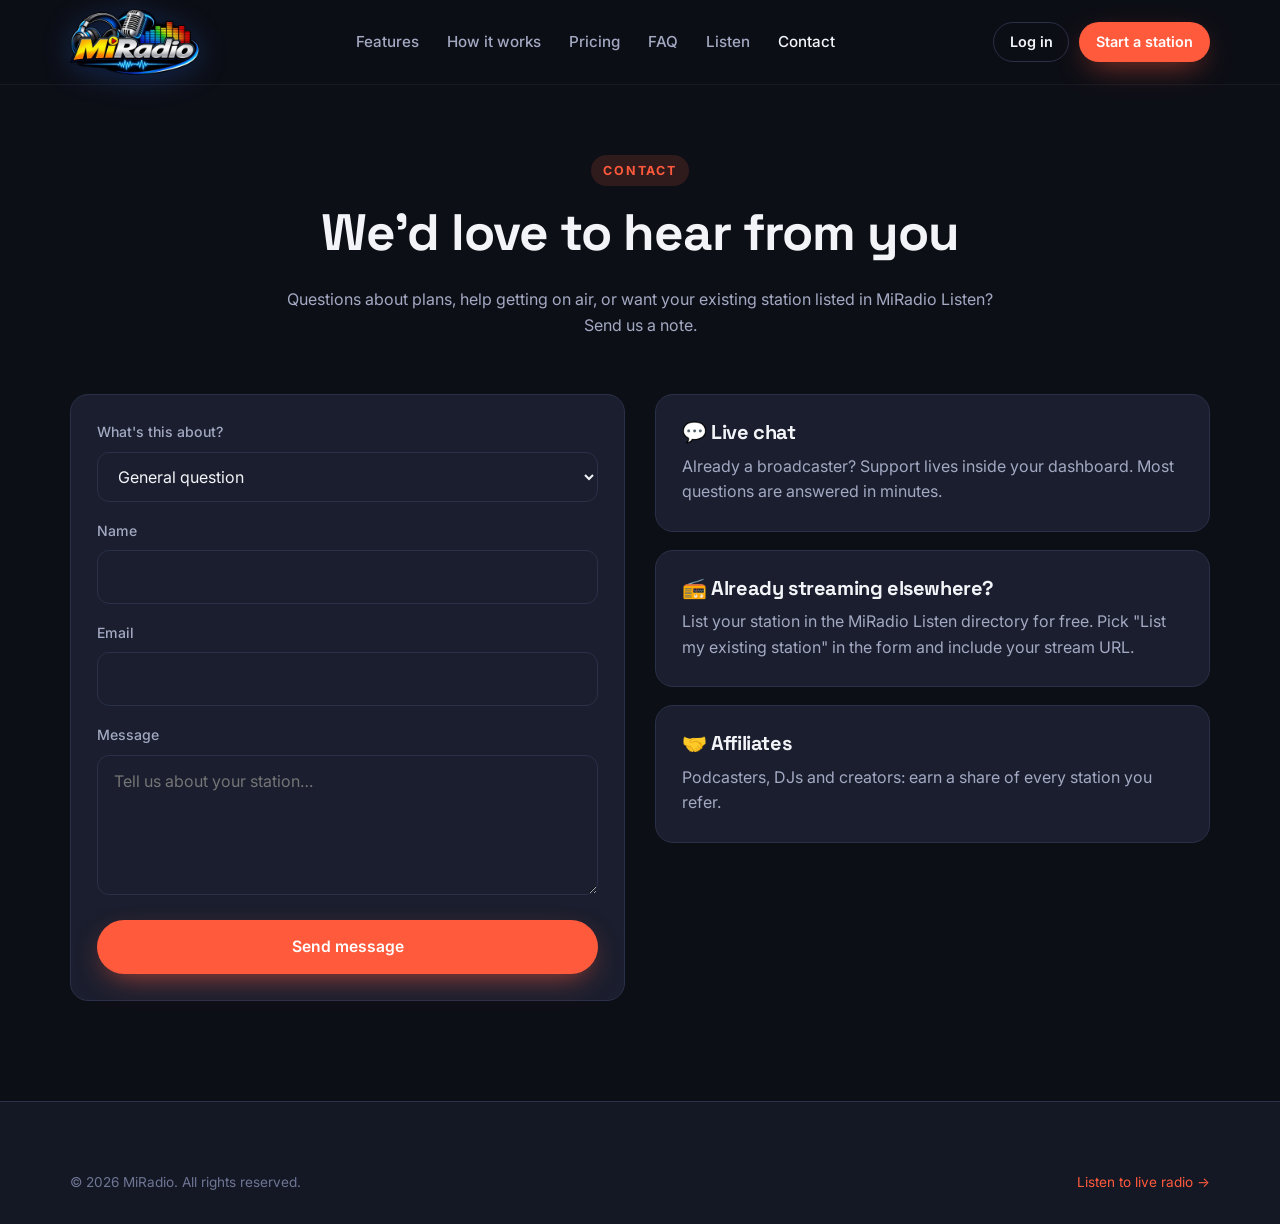
<file: contact.html>
<!DOCTYPE html>
<html lang="en">
<head>
  <meta charset="UTF-8" />
  <meta name="viewport" content="width=device-width, initial-scale=1" />
  <title>Contact MiRadio</title>
  <meta name="description" content="Get in touch with the MiRadio team, or list your existing station in the MiRadio Listen directory." />
  <link rel="icon" href="assets/favicon-48.png" type="image/png" />
  <link rel="apple-touch-icon" href="assets/apple-touch-icon.png" />
  <meta property="og:image" content="assets/miradio-logo-full.png" />
  <link rel="preconnect" href="https://fonts.googleapis.com" />
  <link rel="preconnect" href="https://fonts.gstatic.com" crossorigin />
  <link href="https://fonts.googleapis.com/css2?family=Inter:wght@400;500;600;700&family=Space+Grotesk:wght@500;700&display=swap" rel="stylesheet" />
  <link rel="stylesheet" href="css/style.css" />
</head>
<body>

<header class="site-header">
  <nav class="container nav" aria-label="Main">
    <a href="index.html" class="brand"><img src="assets/miradio-logo.webp" alt="MiRadio" width="640" height="328" /></a>
    <ul class="nav-links">
      <li><a href="index.html#features">Features</a></li>
      <li><a href="index.html#how">How it works</a></li>
      <li><a href="index.html#pricing">Pricing</a></li>
      <li><a href="index.html#faq">FAQ</a></li>
      <li><a href="listen.html">Listen</a></li>
      <li><a href="contact.html" class="active">Contact</a></li>
      <li class="mobile-only"><a href="dashboard.html">Log in</a></li>
    </ul>
    <div class="nav-cta">
      <a href="dashboard.html" class="btn btn-ghost btn-sm">Log in</a>
      <a href="index.html?start=1" class="btn btn-primary btn-sm">Start a station</a>
      <button class="menu-toggle" aria-label="Open menu" aria-expanded="false">
        <svg viewBox="0 0 24 24" fill="none" stroke="currentColor" stroke-width="2" stroke-linecap="round"><path d="M4 7h16M4 12h16M4 17h16"/></svg>
      </button>
    </div>
  </nav>
</header>

<main class="page">
  <div class="container">
    <div class="section-head">
      <span class="eyebrow">Contact</span>
      <h1 style="font-size:clamp(2rem,5vw,3.2rem)">We'd love to hear from you</h1>
      <p class="muted">Questions about plans, help getting on air, or want your existing station listed in MiRadio Listen? Send us a note.</p>
    </div>

    <div class="contact-grid">
      <form class="contact-card" id="contact-form" novalidate>
        <div class="field">
          <label for="c-topic">What's this about?</label>
          <select id="c-topic">
            <option>General question</option>
            <option>Help setting up my station</option>
            <option>List my existing station for free</option>
            <option>Billing</option>
            <option>Partnerships & affiliates</option>
          </select>
        </div>
        <div class="field">
          <label for="c-name">Name</label>
          <input id="c-name" type="text" autocomplete="name" required />
        </div>
        <div class="field">
          <label for="c-email">Email</label>
          <input id="c-email" type="email" autocomplete="email" required />
          <div class="error-text" id="c-err">Please enter your name, a valid email and a message.</div>
        </div>
        <div class="field">
          <label for="c-msg">Message</label>
          <textarea id="c-msg" required placeholder="Tell us about your station…"></textarea>
        </div>
        <input type="text" name="_honey" tabindex="-1" autocomplete="off" aria-hidden="true" style="position:absolute;left:-9999px;width:1px;height:1px" />
        <button class="btn btn-primary" type="submit" style="width:100%">Send message</button>
      </form>

      <div style="display:grid;gap:18px;align-content:start">
        <div class="contact-card">
          <h3>💬 Live chat</h3>
          <p class="muted" style="margin:0">Already a broadcaster? Support lives inside your dashboard. Most questions are answered in minutes.</p>
        </div>
        <div class="contact-card">
          <h3>📻 Already streaming elsewhere?</h3>
          <p class="muted" style="margin:0">List your station in the MiRadio Listen directory for free. Pick "List my existing station" in the form and include your stream URL.</p>
        </div>
        <div class="contact-card">
          <h3>🤝 Affiliates</h3>
          <p class="muted" style="margin:0">Podcasters, DJs and creators: earn a share of every station you refer.</p>
        </div>
      </div>
    </div>
  </div>
</main>

<footer class="site-footer">
  <div class="container">
    <div class="footer-bottom" style="margin-top:0;border:0;padding-top:0">
      <span>© <span class="year">2026</span> MiRadio. All rights reserved.</span>
      <span><a href="listen.html" class="accent">Listen to live radio →</a></span>
    </div>
  </div>
</footer>

<script src="js/main.js"></script>
<script>
  document.getElementById("contact-form").addEventListener("submit", function (e) {
    e.preventDefault();
    var form = this;
    var name = document.getElementById("c-name").value.trim();
    var email = document.getElementById("c-email").value.trim();
    var msg = document.getElementById("c-msg").value.trim();
    var topic = document.getElementById("c-topic").value;
    var err = document.getElementById("c-err");
    var ok = name && /^[^\s@]+@[^\s@]+\.[^\s@]+$/.test(email) && msg;
    err.textContent = "Please enter your name, a valid email and a message.";
    err.classList.toggle("show", !ok);
    if (!ok) return;
    if (form.querySelector('[name="_honey"]').value) return; // spam bot

    var btn = form.querySelector('button[type="submit"]');
    btn.disabled = true;
    btn.textContent = "Sending…";

    miSendForm({
      _subject: "MiRadio contact: " + topic,
      _replyto: email,
      Topic: topic,
      Name: name,
      Email: email,
      Message: msg
    })
      .then(function () {
        form.reset();
        miToast("Thanks " + name + "! Your message was sent. We'll reply soon.");
      })
      .catch(function () {
        err.textContent = "Sorry, your message couldn't be sent. Please try again in a moment.";
        err.classList.add("show");
      })
      .finally(function () {
        btn.disabled = false;
        btn.textContent = "Send message";
      });
  });
</script>
</body>
</html>
</file>
<file: css/style.css>
/* ==========================================================
   MiRadio — global styles
   ========================================================== */
:root {
  --bg: #0d0f17;
  --bg-2: #141724;
  --card: #1a1e2e;
  --card-2: #20253a;
  --line: #2a3048;
  --text: #f3f4f8;
  --muted: #a3a9c2;
  --dim: #6f7694;
  --accent: #ff5a3c;
  --accent-2: #ffb547;
  --accent-soft: rgba(255, 90, 60, 0.14);
  --green: #3ddc97;
  --radius: 18px;
  --radius-sm: 12px;
  --shadow: 0 20px 50px -20px rgba(0, 0, 0, 0.6);
  --max: 1180px;
  --font: "Inter", system-ui, -apple-system, "Segoe UI", Roboto, sans-serif;
  --display: "Space Grotesk", var(--font);
}

* { box-sizing: border-box; }
[hidden] { display: none !important; }
html { scroll-behavior: smooth; }
body {
  margin: 0;
  background: var(--bg);
  color: var(--text);
  font-family: var(--font);
  font-size: 16px;
  line-height: 1.6;
  -webkit-font-smoothing: antialiased;
  overflow-x: hidden;
}
img { max-width: 100%; display: block; }
a { color: inherit; text-decoration: none; }
button { font: inherit; cursor: pointer; }
h1, h2, h3, h4 { font-family: var(--display); line-height: 1.12; margin: 0 0 .5em; letter-spacing: -0.02em; }
h1 { font-size: clamp(2.4rem, 6vw, 4.4rem); }
h2 { font-size: clamp(1.9rem, 4vw, 3rem); }
h3 { font-size: 1.25rem; }
p { margin: 0 0 1em; }
.container { width: 100%; max-width: var(--max); margin: 0 auto; padding: 0 20px; }
.muted { color: var(--muted); }
.accent { color: var(--accent); }
.grad {
  background: linear-gradient(90deg, var(--accent), var(--accent-2));
  -webkit-background-clip: text; background-clip: text; color: transparent;
}
.sr-only { position: absolute; width: 1px; height: 1px; overflow: hidden; clip: rect(0 0 0 0); white-space: nowrap; }

/* ---------- Buttons ---------- */
.btn {
  display: inline-flex; align-items: center; justify-content: center; gap: .5em;
  padding: .85em 1.5em; border-radius: 999px; border: 1px solid transparent;
  font-weight: 600; font-size: .98rem; transition: transform .15s, background .2s, border-color .2s, box-shadow .2s;
  white-space: nowrap;
}
.btn:hover { transform: translateY(-1px); }
.btn-primary { background: var(--accent); color: #fff; box-shadow: 0 10px 30px -10px rgba(255, 90, 60, .7); }
.btn-primary:hover { background: #ff6d52; }
.btn-ghost { border-color: var(--line); color: var(--text); background: transparent; }
.btn-ghost:hover { border-color: var(--muted); }
.btn-sm { padding: .55em 1.1em; font-size: .9rem; }
.btn-lg { padding: 1em 1.9em; font-size: 1.05rem; }

/* ---------- Header ---------- */
.site-header {
  position: sticky; top: 0; z-index: 50;
  background: rgba(13, 15, 23, .78); backdrop-filter: blur(14px);
  border-bottom: 1px solid rgba(255,255,255,.05);
}
.nav { display: flex; align-items: center; justify-content: space-between; height: 84px; gap: 20px; }
.brand { display: flex; align-items: center; gap: 10px; font-family: var(--display); font-weight: 700; font-size: 1.35rem; }
.brand img { height: 66px; width: auto; filter: drop-shadow(0 4px 14px rgba(40, 120, 255, .25)); }
.site-footer .brand img { height: 110px; }
@media (max-width: 520px) { .brand img { height: 54px; } }
.brand span b { color: var(--accent); font-weight: 700; }
.nav-links { display: flex; gap: 28px; list-style: none; margin: 0; padding: 0; }
.nav-links a { color: var(--muted); font-weight: 500; font-size: .95rem; transition: color .2s; }
.nav-links a:hover, .nav-links a.active { color: var(--text); }
.nav-links .mobile-only { display: none; }
.nav-cta { display: flex; gap: 10px; align-items: center; }
.menu-toggle { display: none; background: none; border: 0; color: var(--text); padding: 8px; }
.menu-toggle svg { width: 26px; height: 26px; }

@media (max-width: 920px) {
  .nav-links {
    position: fixed; inset: 84px 0 auto 0; flex-direction: column; gap: 0;
    background: var(--bg-2); border-bottom: 1px solid var(--line);
    transform: translateY(calc(-100% - 100px)); visibility: hidden; transition: transform .3s, visibility .3s; padding: 8px 20px 20px;
  }
  .nav-links.open { transform: translateY(0); visibility: visible; }
  .nav-links a { display: block; padding: 14px 0; border-bottom: 1px solid var(--line); }
  .menu-toggle { display: block; }
  .nav-cta .btn-ghost:not(#signout) { display: none; }
  .nav-links .mobile-only { display: block; }
}

/* ---------- Sections ---------- */
section { padding: 100px 0; position: relative; }
.section-head { text-align: center; max-width: 720px; margin: 0 auto 56px; }
.eyebrow {
  display: inline-block; font-size: .78rem; font-weight: 700; letter-spacing: .14em; text-transform: uppercase;
  color: var(--accent); background: var(--accent-soft); padding: .45em 1em; border-radius: 999px; margin-bottom: 18px;
}

/* ---------- Hero ---------- */
.hero { padding: 80px 0 90px; overflow: hidden; }
.hero::before {
  content: ""; position: absolute; width: 800px; height: 800px; right: -250px; top: -300px;
  background: radial-gradient(circle, rgba(255, 90, 60, .22), transparent 60%); pointer-events: none;
}
.hero::after {
  content: ""; position: absolute; width: 600px; height: 600px; left: -250px; bottom: -300px;
  background: radial-gradient(circle, rgba(255, 181, 71, .12), transparent 60%); pointer-events: none;
}
.hero-grid { display: grid; grid-template-columns: 1.1fr .9fr; gap: 60px; align-items: center; position: relative; z-index: 1; }
.trust { display: inline-flex; align-items: center; gap: 10px; color: var(--muted); font-size: .9rem; margin-bottom: 22px; }
.trust .dots { display: flex; }
.trust .dots span {
  width: 26px; height: 26px; border-radius: 50%; border: 2px solid var(--bg); margin-left: -8px;
  display: grid; place-items: center; font-size: .7rem; font-weight: 700; color: #fff;
}
.trust .dots span:first-child { margin-left: 0; }
.hero p.lead { font-size: 1.18rem; color: var(--muted); max-width: 560px; margin-bottom: 30px; }
.start-form {
  display: flex; gap: 8px; background: var(--card); border: 1px solid var(--line);
  padding: 8px; border-radius: 999px; max-width: 520px;
}
.start-form input {
  flex: 1; min-width: 0; background: transparent; border: 0; color: var(--text); font: inherit;
  padding: 0 18px; outline: none;
}
.start-form input::placeholder { color: var(--dim); }
.hero-notes { display: flex; flex-wrap: wrap; gap: 8px 22px; margin-top: 18px; color: var(--dim); font-size: .88rem; }
.hero-notes span::before { content: "✓ "; color: var(--green); font-weight: 700; }

/* Phone mock */
.phone {
  width: 300px; margin: 0 auto; aspect-ratio: 9 / 18.5; border-radius: 44px; padding: 14px;
  background: linear-gradient(160deg, #2b3148, #12141e); box-shadow: var(--shadow), inset 0 0 0 2px #39405c;
  position: relative;
}
.phone-screen {
  height: 100%; border-radius: 32px; overflow: hidden; position: relative;
  background: radial-gradient(120% 70% at 50% 0%, #3a1c22 0%, #141724 60%);
  display: flex; flex-direction: column; align-items: center; padding: 46px 22px 26px; text-align: center;
}
.phone-notch { position: absolute; top: 12px; left: 50%; transform: translateX(-50%); width: 90px; height: 24px; background: #000; border-radius: 20px; }
.onair {
  display: inline-flex; align-items: center; gap: 8px; font-weight: 800; letter-spacing: .14em; font-size: .75rem;
  background: var(--accent); color: #fff; padding: .45em 1em; border-radius: 999px;
}
.onair::before { content: ""; width: 8px; height: 8px; border-radius: 50%; background: #fff; animation: blink 1.2s infinite; }
@keyframes blink { 50% { opacity: .2; } }
.phone .art {
  width: 170px; height: 170px; border-radius: 26px; margin: 26px 0 18px; overflow: hidden;
  background: linear-gradient(135deg, var(--accent), var(--accent-2)); display: grid; place-items: center;
  box-shadow: 0 20px 40px -10px rgba(255, 90, 60, .5);
}
.phone .art img { width: 100%; height: 100%; object-fit: cover; background: #fff; }
.phone .art svg { width: 70px; height: 70px; color: #fff; }
.phone .st-name { font-family: var(--display); font-weight: 700; font-size: 1.2rem; margin-bottom: 2px; max-width: 100%; overflow: hidden; text-overflow: ellipsis; white-space: nowrap; }
.phone .st-meta { color: var(--muted); font-size: .85rem; margin-bottom: 18px; max-width: 100%; overflow: hidden; text-overflow: ellipsis; white-space: nowrap; }
.eq { display: flex; gap: 4px; height: 36px; align-items: flex-end; margin-bottom: 22px; }
.eq i { width: 5px; background: var(--accent-2); border-radius: 3px; height: 20%; transition: height .2s; }
.playing .eq i { animation: eq 0.9s ease-in-out infinite; }
.eq i:nth-child(2n) { animation-delay: -.3s !important; }
.eq i:nth-child(3n) { animation-delay: -.6s !important; animation-duration: 1.1s !important; }
@keyframes eq { 0%,100% { height: 15%; } 50% { height: 100%; } }
.big-play {
  width: 72px; height: 72px; border-radius: 50%; background: #fff; color: var(--bg); border: 0;
  display: grid; place-items: center; box-shadow: 0 10px 30px -5px rgba(255,255,255,.3); transition: transform .15s;
}
.big-play:hover { transform: scale(1.06); }
.big-play svg { width: 30px; height: 30px; }
.phone .hint { margin-top: 14px; font-size: .8rem; color: var(--dim); }
.listener-pop {
  position: absolute; right: -30px; top: 110px; background: var(--card); border: 1px solid var(--line);
  border-radius: 14px; padding: 10px 14px; font-size: .82rem; box-shadow: var(--shadow); display: flex; gap: 10px; align-items: center;
  animation: float 4s ease-in-out infinite;
}
.listener-pop.two { left: -40px; right: auto; top: auto; bottom: 120px; animation-delay: -2s; }
.listener-pop b { display: block; font-size: .9rem; }
.listener-pop .ic { width: 32px; height: 32px; border-radius: 10px; display: grid; place-items: center; background: var(--accent-soft); color: var(--accent); }
@keyframes float { 50% { transform: translateY(-10px); } }

@media (max-width: 920px) {
  .hero-grid { grid-template-columns: 1fr; }
  .listener-pop { right: 0; }
  .listener-pop.two { left: 0; }
}
@media (max-width: 520px) {
  .start-form { flex-direction: column; border-radius: 20px; }
  .start-form input { padding: 12px 14px; }
  .phone { width: 260px; }
}

/* ---------- Logos strip ---------- */
.strip { padding: 34px 0; border-top: 1px solid var(--line); border-bottom: 1px solid var(--line); background: var(--bg-2); }
.strip-inner { display: flex; flex-wrap: wrap; justify-content: space-around; gap: 20px 40px; color: var(--dim); font-family: var(--display); font-weight: 700; font-size: 1.1rem; letter-spacing: .02em; }

/* ---------- Problem / solution ---------- */
.compare { display: grid; gap: 14px; max-width: 900px; margin: 0 auto; }
.compare-row { display: grid; grid-template-columns: 1fr auto 1fr; gap: 16px; align-items: center; }
.compare-row > div { padding: 20px 22px; border-radius: var(--radius-sm); font-weight: 500; }
.old { background: var(--card); color: var(--muted); text-decoration: line-through; text-decoration-color: rgba(255,90,60,.6); }
.new { background: linear-gradient(135deg, rgba(255,90,60,.16), rgba(255,181,71,.08)); border: 1px solid rgba(255,90,60,.35); }
.compare-row .arrow { color: var(--accent); font-size: 1.4rem; }
@media (max-width: 720px) {
  .compare-row { grid-template-columns: 1fr; }
  .compare-row .arrow { transform: rotate(90deg); justify-self: center; }
}

/* ---------- Steps ---------- */
.steps { display: grid; grid-template-columns: repeat(3, 1fr); gap: 22px; }
.step { background: var(--card); border: 1px solid var(--line); border-radius: var(--radius); padding: 32px 28px; position: relative; }
.step .num {
  font-family: var(--display); font-size: 3.4rem; font-weight: 700; line-height: 1;
  background: linear-gradient(180deg, var(--accent), transparent); -webkit-background-clip: text; background-clip: text; color: transparent;
}
.step .time { position: absolute; top: 28px; right: 26px; font-size: .78rem; color: var(--accent-2); background: rgba(255,181,71,.1); padding: .3em .8em; border-radius: 999px; font-weight: 600; }
.step p { color: var(--muted); margin: 0; }
@media (max-width: 860px) { .steps { grid-template-columns: 1fr; } }

/* ---------- Split feature ---------- */
.split { display: grid; grid-template-columns: 1fr 1fr; gap: 60px; align-items: center; }
.split.rev .split-media { order: -1; }
.checklist { list-style: none; padding: 0; margin: 0 0 26px; display: grid; gap: 12px; }
.checklist li { display: flex; gap: 12px; color: var(--muted); }
.checklist li::before {
  content: "✓"; flex: none; width: 24px; height: 24px; border-radius: 50%; display: grid; place-items: center;
  background: rgba(61, 220, 151, .14); color: var(--green); font-weight: 700; font-size: .8rem; margin-top: 2px;
}
.store-btns { display: flex; gap: 12px; flex-wrap: wrap; }
.store {
  display: inline-flex; align-items: center; gap: 10px; background: #000; border: 1px solid #333; border-radius: 12px;
  padding: 8px 16px; line-height: 1.15; font-size: .7rem; color: #ccc;
}
.store b { display: block; font-size: 1.02rem; color: #fff; font-weight: 600; }
.store svg { width: 24px; height: 24px; fill: #fff; }
.panel {
  background: var(--card); border: 1px solid var(--line); border-radius: 24px; padding: 28px; box-shadow: var(--shadow);
}
.notif { display: flex; gap: 14px; align-items: center; padding: 14px; border-radius: 14px; background: var(--card-2); margin-bottom: 12px; }
.notif:last-child { margin-bottom: 0; }
.notif .ic { width: 42px; height: 42px; border-radius: 12px; display: grid; place-items: center; font-size: 1.2rem; flex: none; }
.notif small { color: var(--dim); display: block; }
.gear-tags { display: flex; flex-wrap: wrap; gap: 8px; }
.gear-tags span { background: var(--card-2); border: 1px solid var(--line); padding: .45em 1em; border-radius: 999px; font-size: .88rem; color: var(--muted); }
.console {
  font-family: ui-monospace, "SF Mono", Menlo, monospace; font-size: .86rem; background: #090b11; border-radius: 14px; padding: 18px; color: #c9d1e8; overflow-x: auto;
}
.console .k { color: var(--accent-2); }
.console .c { color: var(--dim); }
@media (max-width: 920px) { .split { grid-template-columns: 1fr; gap: 40px; } .split.rev .split-media { order: 0; } }

/* ---------- Stats ---------- */
.stats { display: grid; grid-template-columns: repeat(3, 1fr); gap: 20px; margin-top: 40px; }
.stat { text-align: center; padding: 26px; background: var(--card); border-radius: var(--radius); border: 1px solid var(--line); }
.stat b { display: block; font-family: var(--display); font-size: 2.4rem; }
.stat span { color: var(--muted); font-size: .92rem; }
@media (max-width: 600px) { .stats { grid-template-columns: 1fr; } }

/* ---------- Directory teaser ---------- */
.search-bar {
  display: flex; gap: 8px; max-width: 640px; margin: 0 auto 26px; background: var(--card); border: 1px solid var(--line); border-radius: 999px; padding: 8px;
}
.search-bar input { flex: 1; min-width: 0; background: transparent; border: 0; color: var(--text); font: inherit; padding: 0 18px; outline: none; }
.chips { display: flex; flex-wrap: wrap; justify-content: center; gap: 10px; }
.chip {
  background: var(--card); border: 1px solid var(--line); color: var(--muted); padding: .5em 1.15em; border-radius: 999px; font-size: .92rem; transition: all .2s;
}
.chip:hover, .chip.active { border-color: var(--accent); color: var(--text); background: var(--accent-soft); }

/* ---------- Pricing ---------- */
.billing-toggle { display: inline-flex; background: var(--card); border: 1px solid var(--line); border-radius: 999px; padding: 5px; margin-top: 10px; }
.billing-toggle button { background: transparent; border: 0; color: var(--muted); padding: .5em 1.2em; border-radius: 999px; font-weight: 600; font-size: .9rem; }
.billing-toggle button.on { background: var(--text); color: var(--bg); }
.billing-toggle small { color: var(--green); }
.plans { display: grid; grid-template-columns: repeat(4, 1fr); gap: 18px; align-items: stretch; }
.plan { background: var(--card); border: 1px solid var(--line); border-radius: var(--radius); padding: 30px 26px; display: flex; flex-direction: column; position: relative; }
.plan.featured { border-color: var(--accent); background: linear-gradient(180deg, rgba(255,90,60,.12), var(--card) 40%); }
.plan .badge { position: absolute; top: -12px; left: 26px; background: var(--accent); color: #fff; font-size: .72rem; font-weight: 700; padding: .35em .9em; border-radius: 999px; letter-spacing: .06em; text-transform: uppercase; }
.plan h3 { margin-bottom: 4px; }
.plan .desc { color: var(--muted); font-size: .9rem; min-height: 44px; }
.price { font-family: var(--display); font-size: 2.8rem; font-weight: 700; margin: 10px 0 2px; }
.price small { font-size: 1rem; color: var(--muted); font-weight: 500; }
.plan .per { color: var(--dim); font-size: .82rem; margin-bottom: 20px; }
.plan ul { list-style: none; padding: 0; margin: 0 0 26px; display: grid; gap: 10px; font-size: .92rem; color: var(--muted); flex: 1; }
.plan ul li::before { content: "✓  "; color: var(--green); font-weight: 700; }
.plan .btn { width: 100%; }
.price-note { text-align: center; color: var(--dim); margin-top: 26px; font-size: .9rem; }
@media (max-width: 1060px) { .plans { grid-template-columns: repeat(2, 1fr); } }
@media (max-width: 600px) { .plans { grid-template-columns: 1fr; } }

/* ---------- Features grid ---------- */
.features { display: grid; grid-template-columns: repeat(3, 1fr); gap: 18px; }
.feature { background: var(--card); border: 1px solid var(--line); border-radius: var(--radius); padding: 26px; transition: transform .2s, border-color .2s; }
.feature:hover { transform: translateY(-3px); border-color: rgba(255,90,60,.5); }
.feature .ic { width: 46px; height: 46px; border-radius: 13px; background: var(--accent-soft); color: var(--accent); display: grid; place-items: center; margin-bottom: 16px; }
.feature .ic svg { width: 22px; height: 22px; }
.feature p { color: var(--muted); font-size: .94rem; margin-bottom: 14px; }
.tier { font-size: .75rem; font-weight: 600; color: var(--accent-2); }
@media (max-width: 900px) { .features { grid-template-columns: repeat(2, 1fr); } }
@media (max-width: 600px) { .features { grid-template-columns: 1fr; } }

/* ---------- FAQ ---------- */
.faq { max-width: 820px; margin: 0 auto; display: grid; gap: 12px; }
.faq details { background: var(--card); border: 1px solid var(--line); border-radius: var(--radius-sm); padding: 0 24px; transition: border-color .2s; }
.faq details[open] { border-color: rgba(255,90,60,.45); }
.faq summary { cursor: pointer; list-style: none; padding: 20px 0; font-weight: 600; display: flex; justify-content: space-between; gap: 20px; }
.faq summary::-webkit-details-marker { display: none; }
.faq summary::after { content: "+"; font-size: 1.4rem; color: var(--accent); line-height: 1; transition: transform .2s; }
.faq details[open] summary::after { transform: rotate(45deg); }
.faq details p { color: var(--muted); padding-bottom: 20px; margin: 0; }

/* ---------- CTA ---------- */
.cta-box {
  border-radius: 28px; padding: 70px 40px; text-align: center; position: relative; overflow: hidden;
  background: linear-gradient(135deg, #ff5a3c 0%, #ff7a3c 45%, #ffb547 100%); color: #fff;
}
.cta-box h2 { color: #fff; }
.cta-box p { color: rgba(255,255,255,.9); max-width: 560px; margin: 0 auto 26px; font-size: 1.1rem; }
.cta-box .btn-primary { background: #fff; color: var(--accent); box-shadow: none; }
.cta-box .btn-primary:hover { background: #fff3ef; }
.cta-list { display: flex; flex-wrap: wrap; justify-content: center; gap: 8px 22px; margin-top: 26px; font-size: .92rem; }
.cta-list span::before { content: "✓ "; font-weight: 700; }

/* ---------- Footer ---------- */
.site-footer { border-top: 1px solid var(--line); padding: 70px 0 30px; background: var(--bg-2); margin-top: 40px; }
.footer-grid { display: grid; grid-template-columns: 1.5fr repeat(4, 1fr); gap: 30px; }
.footer-grid h4 { font-size: .85rem; text-transform: uppercase; letter-spacing: .1em; color: var(--dim); margin-bottom: 16px; font-family: var(--font); }
.footer-grid ul { list-style: none; padding: 0; margin: 0; display: grid; gap: 10px; }
.footer-grid a { color: var(--muted); font-size: .92rem; }
.footer-grid a:hover { color: var(--text); }
.footer-about p { color: var(--muted); font-size: .92rem; max-width: 320px; margin-top: 14px; }
.footer-bottom { display: flex; justify-content: space-between; flex-wrap: wrap; gap: 10px; margin-top: 50px; padding-top: 24px; border-top: 1px solid var(--line); color: var(--dim); font-size: .85rem; }
@media (max-width: 900px) { .footer-grid { grid-template-columns: 1fr 1fr; } .footer-about { grid-column: 1 / -1; } }

/* ---------- Modal (sign-up wizard) ---------- */
.modal { position: fixed; inset: 0; z-index: 100; display: none; align-items: center; justify-content: center; padding: 20px; background: rgba(5, 6, 10, .75); backdrop-filter: blur(6px); }
.modal.open { display: flex; }
.modal-card { width: 100%; max-width: 500px; background: var(--bg-2); border: 1px solid var(--line); border-radius: 24px; padding: 34px; position: relative; max-height: 92vh; overflow-y: auto; animation: pop .25s ease; }
@keyframes pop { from { transform: scale(.96); opacity: 0; } }
.modal-close { position: absolute; top: 16px; right: 16px; background: var(--card); border: 0; color: var(--muted); width: 36px; height: 36px; border-radius: 50%; font-size: 1.2rem; }
.progress { display: flex; gap: 6px; margin-bottom: 26px; }
.progress i { flex: 1; height: 4px; border-radius: 4px; background: var(--line); }
.progress i.on { background: var(--accent); }
.field { margin-bottom: 18px; }
.field label { display: block; font-size: .88rem; color: var(--muted); margin-bottom: 8px; font-weight: 500; }
.field input, .field select {
  width: 100%; background: var(--card); border: 1px solid var(--line); color: var(--text); font: inherit;
  padding: 13px 16px; border-radius: var(--radius-sm); outline: none; transition: border-color .2s;
}
.field input:focus, .field select:focus { border-color: var(--accent); }
.genre-pick { display: grid; grid-template-columns: repeat(3, 1fr); gap: 8px; }
.genre-pick button { background: var(--card); border: 1px solid var(--line); color: var(--muted); padding: 12px 6px; border-radius: 12px; font-size: .88rem; }
.genre-pick button.on { border-color: var(--accent); background: var(--accent-soft); color: var(--text); }
.plan-pick { display: grid; gap: 10px; }
.plan-pick label { display: flex; justify-content: space-between; align-items: center; gap: 10px; background: var(--card); border: 1px solid var(--line); padding: 14px 16px; border-radius: 12px; cursor: pointer; }
.plan-pick input { accent-color: var(--accent); margin-right: 10px; }
.plan-pick label:has(input:checked) { border-color: var(--accent); background: var(--accent-soft); }
.wizard-actions { display: flex; justify-content: space-between; gap: 10px; margin-top: 24px; }
.success { text-align: center; }
.success .big { font-size: 3rem; margin-bottom: 10px; }
.station-preview { background: var(--card); border: 1px solid var(--line); border-radius: 16px; padding: 18px; margin: 20px 0; display: flex; gap: 14px; align-items: center; text-align: left; }
.station-preview .logo { width: 60px; height: 60px; border-radius: 14px; background: linear-gradient(135deg, var(--accent), var(--accent-2)); display: grid; place-items: center; font-family: var(--display); font-weight: 700; font-size: 1.4rem; flex: none; }
.station-preview code { font-size: .8rem; color: var(--accent-2); word-break: break-all; }
.error-text { color: #ff7b7b; font-size: .85rem; margin-top: 6px; display: none; }
.error-text.show { display: block; }

/* ==========================================================
   Listen / directory page
   ========================================================== */
.listen-hero { padding: 60px 0 30px; text-align: center; }
.filters { display: flex; gap: 10px; flex-wrap: wrap; justify-content: center; margin: 20px 0 10px; }
.filters select {
  background: var(--card); border: 1px solid var(--line); color: var(--text); font: inherit; font-size: .92rem;
  padding: .6em 1em; border-radius: 999px; outline: none; max-width: 100%;
}
.tabs { display: flex; gap: 8px; justify-content: center; margin-bottom: 30px; flex-wrap: wrap; }
.dir-section { padding: 20px 0 140px; }
.result-head { display: flex; justify-content: space-between; align-items: baseline; margin-bottom: 18px; gap: 10px; flex-wrap: wrap; }
.result-head h2 { font-size: 1.5rem; margin: 0; }
.station-grid { display: grid; grid-template-columns: repeat(auto-fill, minmax(240px, 1fr)); gap: 16px; }
.station {
  background: var(--card); border: 1px solid var(--line); border-radius: 16px; padding: 16px; display: flex; gap: 14px; align-items: center;
  transition: border-color .2s, transform .2s; position: relative; min-width: 0;
}
.station:hover { border-color: rgba(255,90,60,.5); transform: translateY(-2px); }
.station.current { border-color: var(--accent); background: linear-gradient(135deg, rgba(255,90,60,.12), var(--card)); }
.station .thumb {
  width: 58px; height: 58px; border-radius: 12px; flex: none; overflow: hidden; display: grid; place-items: center;
  font-family: var(--display); font-weight: 700; font-size: 1.3rem; color: #fff; position: relative;
}
.station .thumb img { width: 100%; height: 100%; object-fit: cover; background: #fff; position: absolute; inset: 0; }
.station .info { flex: 1; min-width: 0; }
.station .name { font-weight: 600; white-space: nowrap; overflow: hidden; text-overflow: ellipsis; }
.station .meta { color: var(--dim); font-size: .8rem; white-space: nowrap; overflow: hidden; text-overflow: ellipsis; }
.station .play {
  width: 42px; height: 42px; border-radius: 50%; border: 0; background: var(--accent); color: #fff; flex: none; display: grid; place-items: center;
}
.station .play svg { width: 18px; height: 18px; }
.station .fav { position: absolute; top: 8px; right: 8px; background: none; border: 0; color: var(--dim); font-size: 1rem; padding: 4px; line-height: 1; }
.station .fav.on { color: var(--accent); }
.skeleton { height: 92px; border-radius: 16px; background: linear-gradient(90deg, var(--card) 25%, var(--card-2) 50%, var(--card) 75%); background-size: 200% 100%; animation: shimmer 1.4s infinite; }
@keyframes shimmer { to { background-position: -200% 0; } }
.empty { text-align: center; color: var(--muted); padding: 60px 20px; grid-column: 1 / -1; }
.load-more { display: flex; justify-content: center; margin-top: 30px; }

/* Bottom player */
.player {
  position: fixed; left: 0; right: 0; bottom: 0; z-index: 60; background: rgba(20, 23, 36, .96); backdrop-filter: blur(14px);
  border-top: 1px solid var(--line); transform: translateY(110%); transition: transform .3s;
}
.player.show { transform: translateY(0); }
.player-inner { display: flex; align-items: center; gap: 16px; height: 84px; }
.player .thumb { width: 54px; height: 54px; border-radius: 12px; overflow: hidden; flex: none; display: grid; place-items: center; font-family: var(--display); font-weight: 700; position: relative; }
.player .thumb img { width: 100%; height: 100%; object-fit: cover; background: #fff; position: absolute; inset: 0; }
.player .info { flex: 1; min-width: 0; }
.player .name { font-weight: 600; white-space: nowrap; overflow: hidden; text-overflow: ellipsis; }
.player .status { font-size: .82rem; color: var(--muted); display: flex; align-items: center; gap: 8px; }
.player .status .live { color: var(--accent); font-weight: 700; font-size: .72rem; letter-spacing: .1em; }
.player .ctrl { width: 52px; height: 52px; border-radius: 50%; border: 0; background: #fff; color: var(--bg); display: grid; place-items: center; flex: none; }
.player .ctrl svg { width: 22px; height: 22px; }
.player .vol { display: flex; align-items: center; gap: 8px; color: var(--muted); }
.player .vol input { accent-color: var(--accent); width: 110px; }
.player .eq { margin: 0; height: 26px; }
.spinner { width: 20px; height: 20px; border: 2.5px solid rgba(0,0,0,.15); border-top-color: var(--bg); border-radius: 50%; animation: spin .8s linear infinite; }
@keyframes spin { to { transform: rotate(360deg); } }
@media (max-width: 640px) { .player .vol, .player .eq { display: none; } }

/* Utility reveal animation */
.reveal { opacity: 0; transform: translateY(24px); transition: opacity .6s ease, transform .6s ease; }
.reveal.in { opacity: 1; transform: none; }
@media (prefers-reduced-motion: reduce) {
  * { animation: none !important; transition: none !important; }
  .reveal { opacity: 1; transform: none; }
}

/* Simple content pages */
.page { padding: 70px 0 60px; }
.page-narrow { max-width: 760px; margin: 0 auto; }
.contact-grid { display: grid; grid-template-columns: 1fr 1fr; gap: 30px; }
.contact-card { background: var(--card); border: 1px solid var(--line); border-radius: var(--radius); padding: 26px; }
.field textarea { width: 100%; background: var(--card); border: 1px solid var(--line); color: var(--text); font: inherit; padding: 13px 16px; border-radius: var(--radius-sm); outline: none; min-height: 140px; resize: vertical; }
.field textarea:focus { border-color: var(--accent); }
@media (max-width: 760px) { .contact-grid { grid-template-columns: 1fr; } }
.toast { position: fixed; bottom: 24px; left: 50%; transform: translate(-50%, 150%); background: var(--green); color: #062; font-weight: 600; padding: 12px 22px; border-radius: 999px; z-index: 200; transition: transform .3s; }
.toast.show { transform: translate(-50%, 0); }

/* ==========================================================
   Dashboard
   ========================================================== */
.dash { min-height: 70vh; }
.dash-center { display: flex; justify-content: center; padding: 30px 0; }
.auth-card { width: 100%; max-width: 440px; }
.auth-links { display: flex; justify-content: space-between; flex-wrap: wrap; gap: 10px; margin-top: 18px; font-size: .9rem; }
.spinner.big { width: 42px; height: 42px; border-width: 4px; border-color: var(--line); border-top-color: var(--accent); }
.dash-head { display: flex; justify-content: space-between; align-items: flex-end; gap: 16px; flex-wrap: wrap; margin-bottom: 34px; }
.dash-block { padding: 0; margin-bottom: 50px; }
.dash-h2 { font-size: 1.4rem; margin-bottom: 18px; }
.dash-row { display: flex; justify-content: space-between; align-items: center; gap: 14px; flex-wrap: wrap; margin-bottom: 18px; }
.dash-tools { display: flex; gap: 8px; flex-wrap: wrap; }
.dash-tools input, .dash-tools select {
  background: var(--card); border: 1px solid var(--line); color: var(--text); font: inherit; font-size: .9rem;
  padding: .55em 1em; border-radius: 999px; outline: none; min-width: 0;
}
.dash-tools input { width: 240px; max-width: 100%; }
.dash-tools input:focus, .dash-tools select:focus { border-color: var(--accent); }
.tag-admin { font-size: .7rem; vertical-align: middle; background: var(--accent-soft); color: var(--accent); padding: .3em .8em; border-radius: 999px; font-family: var(--font); letter-spacing: .06em; text-transform: uppercase; }
.dash-stats { grid-template-columns: repeat(4, 1fr); margin: 0 0 18px; }
.dash-stats .stat { padding: 18px; }
.dash-stats .stat b { font-size: 1.8rem; }
@media (max-width: 700px) { .dash-stats { grid-template-columns: repeat(2, 1fr); } }

.my-station { background: var(--card); border: 1px solid var(--line); border-radius: var(--radius); padding: 24px; margin-bottom: 16px; }
.ms-top { display: flex; gap: 16px; align-items: center; flex-wrap: wrap; }
.ms-logo { width: 64px; height: 64px; border-radius: 16px; display: grid; place-items: center; font-family: var(--display); font-weight: 700; font-size: 1.4rem; color: #fff; flex: none; }
.ms-info { flex: 1; min-width: 180px; }
.ms-info h3 { margin: 0 0 2px; font-size: 1.35rem; }
.ms-info .muted { font-size: .9rem; }
.ms-info code { font-size: .82rem; color: var(--accent-2); word-break: break-all; }
.ms-note { margin: 18px 0 0; padding: 12px 16px; border-radius: 12px; background: var(--card-2); color: var(--muted); font-size: .92rem; }
.ms-grid { display: grid; grid-template-columns: 1fr 1fr; gap: 24px; margin-top: 22px; }
.ms-grid h4 { font-family: var(--font); font-size: .8rem; text-transform: uppercase; letter-spacing: .1em; color: var(--dim); margin-bottom: 14px; }
.ms-steps ol { list-style: none; padding: 0; margin: 0 0 16px; display: grid; gap: 10px; }
.ms-steps li { display: flex; gap: 10px; align-items: center; color: var(--muted); }
.ms-steps li::before { content: ""; width: 20px; height: 20px; border-radius: 50%; border: 2px solid var(--line); flex: none; }
.ms-steps li.done { color: var(--text); }
.ms-steps li.done::before { content: "✓"; border: 0; background: rgba(61,220,151,.18); color: var(--green); font-size: .75rem; font-weight: 700; display: grid; place-items: center; }
@media (max-width: 760px) { .ms-grid { grid-template-columns: 1fr; } }

.status-pill { font-size: .78rem; font-weight: 700; padding: .4em 1em; border-radius: 999px; white-space: nowrap; }
.s-pending { background: rgba(255,181,71,.14); color: var(--accent-2); }
.s-approved { background: rgba(123,97,255,.16); color: #a796ff; }
.s-live { background: rgba(61,220,151,.15); color: var(--green); }
.s-paused { background: rgba(163,169,194,.14); color: var(--muted); }

.table-wrap { overflow-x: auto; border: 1px solid var(--line); border-radius: var(--radius); background: var(--card); }
.dash-table { width: 100%; border-collapse: collapse; font-size: .9rem; min-width: 760px; }
.dash-table th { text-align: left; font-size: .75rem; text-transform: uppercase; letter-spacing: .08em; color: var(--dim); font-weight: 600; padding: 14px 16px; border-bottom: 1px solid var(--line); background: var(--bg-2); }
.dash-table td { padding: 14px 16px; border-bottom: 1px solid var(--line); vertical-align: middle; }
.dash-table tr:last-child td { border-bottom: 0; }
.dash-table .small { font-size: .8rem; }
.status-select { border: 0; font: inherit; font-size: .82rem; font-weight: 700; padding: .4em .8em; border-radius: 999px; cursor: pointer; outline: none; }
.status-select option { background: var(--bg-2); color: var(--text); }
.icon-btn { background: none; border: 0; padding: 6px; border-radius: 8px; opacity: .6; }
.icon-btn:hover { opacity: 1; background: var(--card-2); }

/* Dashboard: stream panel */
.ms-stream { display: grid; grid-template-columns: repeat(3, 1fr); gap: 24px; margin-top: 24px; padding-top: 22px; border-top: 1px solid var(--line); }
.ms-stream h4 { font-family: var(--font); font-size: .8rem; text-transform: uppercase; letter-spacing: .1em; color: var(--dim); margin-bottom: 14px; }
.ms-col { min-width: 0; }
.ms-stream audio { width: 100%; margin-bottom: 12px; height: 40px; }
.kv { display: flex; flex-wrap: wrap; align-items: center; gap: 4px 8px; padding: 8px 0; border-bottom: 1px dashed var(--line); font-size: .85rem; }
.kv span { width: 100%; color: var(--dim); font-size: .75rem; }
.kv code { flex: 1; min-width: 0; color: var(--accent-2); overflow: hidden; text-overflow: ellipsis; white-space: nowrap; font-size: .8rem; }
.link-btn { background: none; border: 0; color: var(--accent); font-size: .78rem; font-weight: 600; padding: 2px 4px; }
.link-btn:hover { text-decoration: underline; }
.small { font-size: .85rem; }
@media (max-width: 960px) { .ms-stream { grid-template-columns: 1fr; } }
</file>
